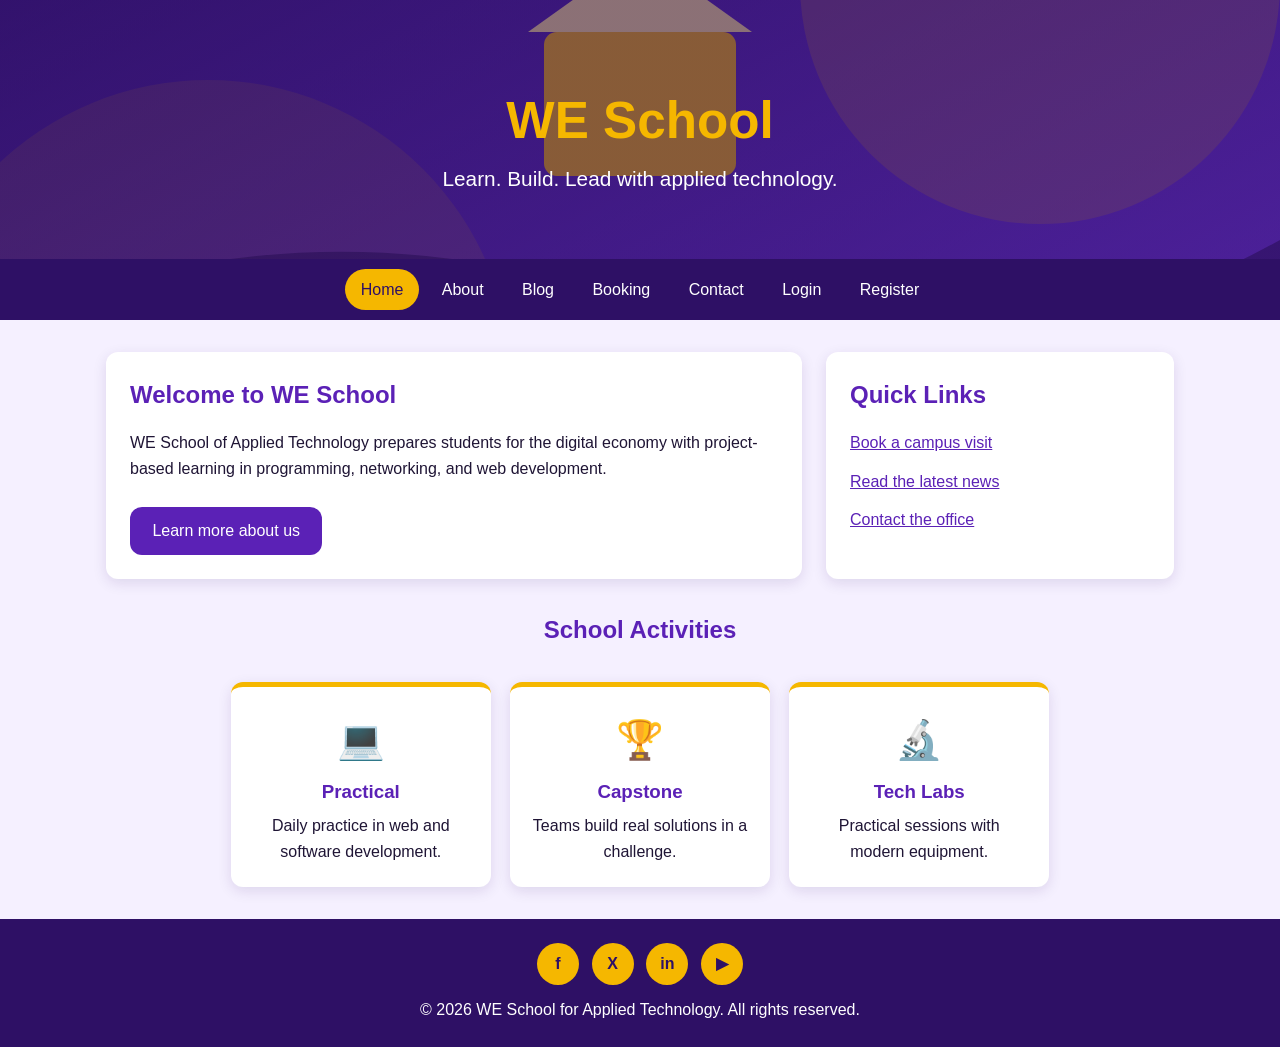
<file: index.html>
<!DOCTYPE html>
<html lang="en">

<head>
  <meta charset="UTF-8">
  <meta name="viewport" content="width=device-width, initial-scale=1.0">
  <title>Home | WE School</title>
  <link rel="icon" type="image/svg+xml" href="img/favicon.svg">
  <link rel="stylesheet" href="style.css">
</head>

<body>
  <header class="site-header tall">
    <div class="hero">
      <h1>WE School</h1>
      <p>Learn. Build. Lead with applied technology.</p>
    </div>
    <nav class="navbar" aria-label="Main navigation"><a href="index.html" class="active" aria-current="page">Home</a><a
        href="about.html">About</a><a href="blog.html">Blog</a><a href="booking.html">Booking</a><a
        href="contact.html">Contact</a><a href="login.html">Login</a><a href="registration.html">Register</a></nav>
  </header>
  <main>
    <section class="home-grid">
      <article class="panel">
        <h2>Welcome to WE School</h2>
        <p>WE School of Applied Technology prepares students for the digital economy with project-based learning in
          programming, networking, and web development.</p>
        <p><br><a class="btn" href="about.html">Learn more about us</a></p>
      </article>
      <aside class="panel">
        <h2>Quick Links</h2>
        <ul class="info">
          <li><a href="booking.html">Book a campus visit</a></li>
          <li><a href="blog.html">Read the latest news</a></li>
          <li><a href="contact.html">Contact the office</a></li>
        </ul>
      </aside>
    </section>
    <section aria-labelledby="act">
      <h2 id="act" style="margin-top:2rem;text-align:center">School Activities</h2>
      <div class="cards">
        <article class="card">
          <div class="icon">💻</div>
          <h3>Practical</h3>
          <p>Daily practice in web and software development.</p>
        </article>
        <article class="card">
          <div class="icon">🏆</div>
          <h3>Capstone</h3>
          <p>Teams build real solutions in a challenge.</p>
        </article>
        <article class="card">
          <div class="icon">🔬</div>
          <h3>Tech Labs</h3>
          <p>Practical sessions with modern equipment.</p>
        </article>
      </div>
    </section>
  </main>
  <footer>
    <div class="social">
      <a href="#" aria-label="Facebook">f</a>
      <a href="#" aria-label="X">X</a>
      <a href="#" aria-label="LinkedIn">in</a>
      <a href="#" aria-label="YouTube">&#9654;</a>
    </div>
    <p>&copy; 2026 WE School for Applied Technology. All rights reserved.</p>
  </footer>
</body>

</html>
</file>
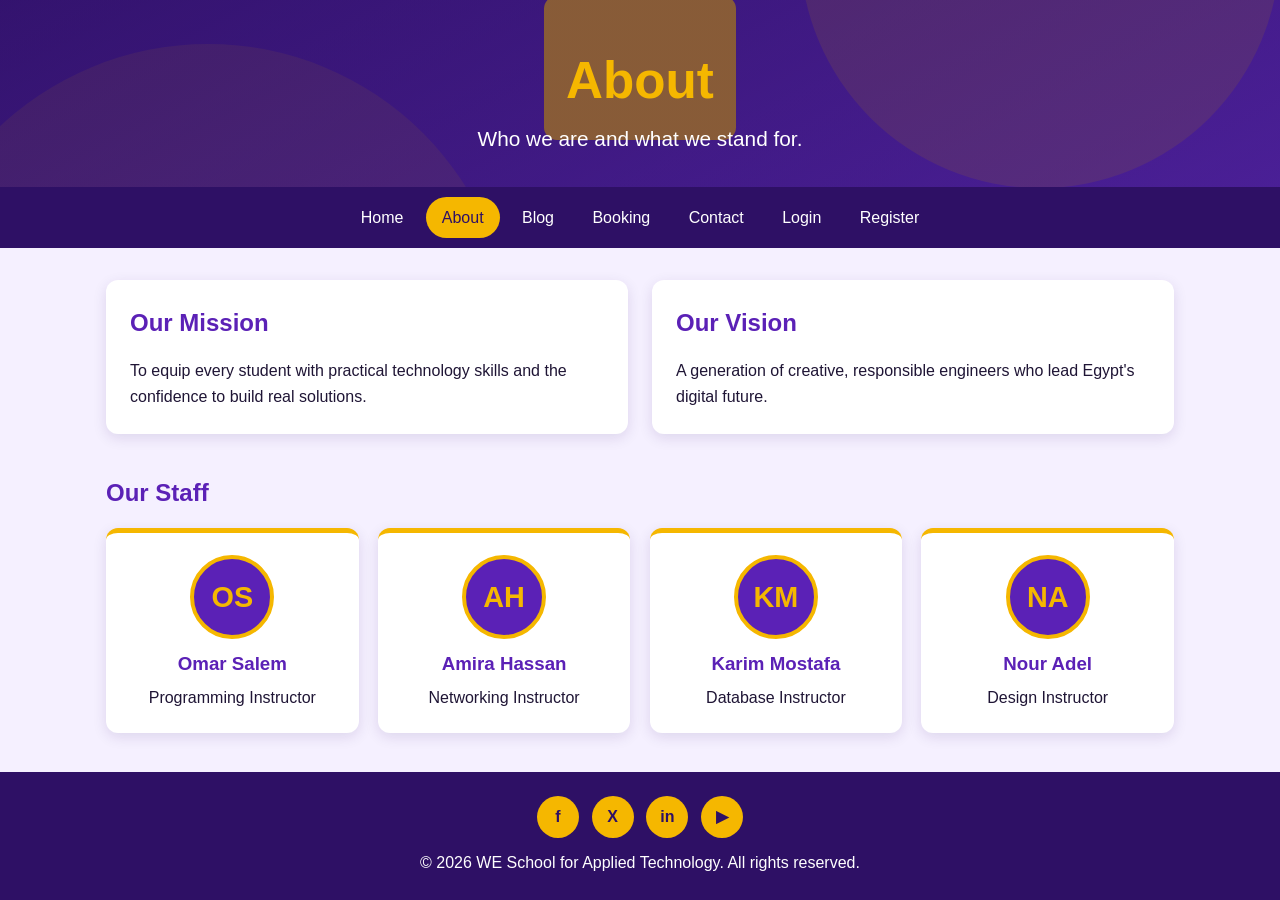
<file: about.html>
<!DOCTYPE html>
<html lang="en">

<head>
  <meta charset="UTF-8">
  <meta name="viewport" content="width=device-width, initial-scale=1.0">
  <title>About</title>
  <link rel="icon" type="image/svg+xml" href="img/favicon.svg">
  <link rel="stylesheet" href="style.css">
</head>

<body>
  <header class="site-header">
    <div class="hero">
      <h1>About</h1>
      <p>Who we are and what we stand for.</p>
    </div>
    <nav class="navbar" aria-label="Main navigation"><a href="index.html">Home</a><a href="about.html" class="active"
        aria-current="page">About</a><a href="blog.html">Blog</a><a href="booking.html">Booking</a><a
        href="contact.html">Contact</a><a href="login.html">Login</a><a href="registration.html">Register</a></nav>
  </header>
  <main>
    <section class="mv">
      <article class="panel">
        <h2>Our Mission</h2>
        <p>To equip every student with practical technology skills and the confidence to build real solutions.</p>
      </article>
      <article class="panel">
        <h2>Our Vision</h2>
        <p>A generation of creative, responsible engineers who lead Egypt's digital future.</p>
      </article>
    </section>
    <section aria-labelledby="staff">
      <h2 id="staff">Our Staff</h2>
      <div class="staff">
        <article class="card">
          <div class="avatar" aria-hidden="true">OS</div>
          <h3>Omar Salem</h3>
          <p>Programming Instructor</p>
        </article>
        <article class="card">
          <div class="avatar" aria-hidden="true">AH</div>
          <h3>Amira Hassan</h3>
          <p>Networking Instructor</p>
        </article>
        <article class="card">
          <div class="avatar" aria-hidden="true">KM</div>
          <h3>Karim Mostafa</h3>
          <p>Database Instructor</p>
        </article>
        <article class="card">
          <div class="avatar" aria-hidden="true">NA</div>
          <h3>Nour Adel</h3>
          <p>Design Instructor</p>
        </article>
      </div>
    </section>
  </main>
  <footer>
    <div class="social">
      <a href="#" aria-label="Facebook">f</a>
      <a href="#" aria-label="X">X</a>
      <a href="#" aria-label="LinkedIn">in</a>
      <a href="#" aria-label="YouTube">&#9654;</a>
    </div>
    <p>&copy; 2026 WE School for Applied Technology. All rights reserved.</p>
  </footer>
</body>

</html>
</file>
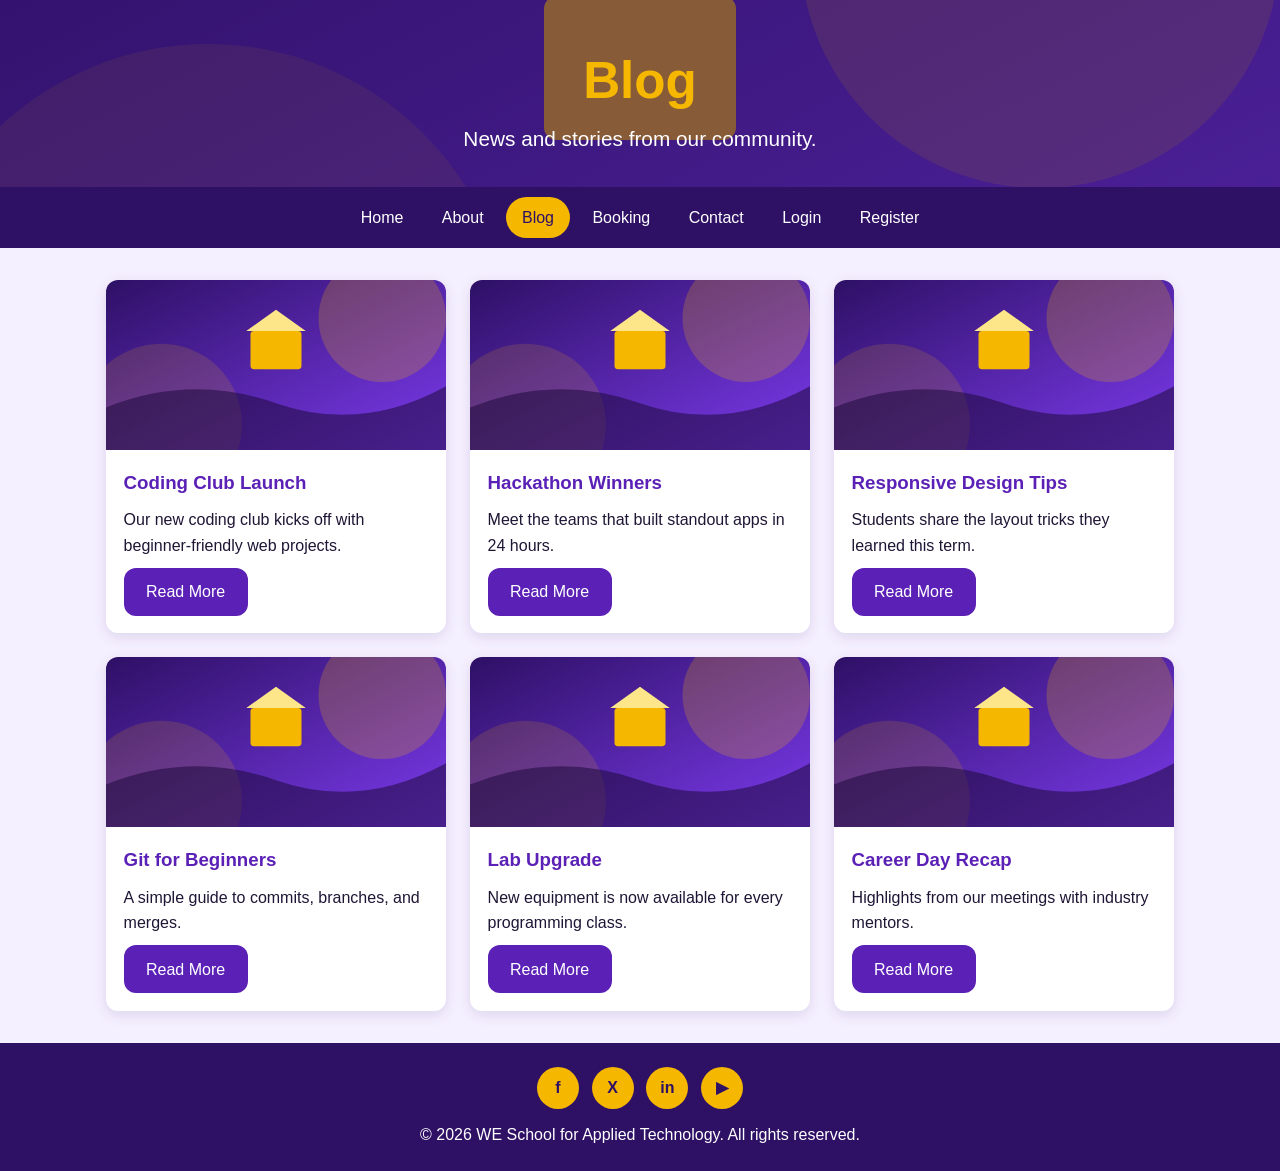
<file: blog.html>
<!DOCTYPE html>
<html lang="en">

<head>
  <meta charset="UTF-8">
  <meta name="viewport" content="width=device-width, initial-scale=1.0">
  <title>Blog</title>
  <link rel="icon" type="image/svg+xml" href="img/favicon.svg">
  <link rel="stylesheet" href="style.css">
</head>

<body>
  <header class="site-header">
    <div class="hero">
      <h1>Blog</h1>
      <p>News and stories from our community.</p>
    </div>
    <nav class="navbar" aria-label="Main navigation"><a href="index.html">Home</a><a href="about.html">About</a><a
        href="blog.html" class="active" aria-current="page">Blog</a><a href="booking.html">Booking</a><a
        href="contact.html">Contact</a><a href="login.html">Login</a><a href="registration.html">Register</a></nav>
  </header>
  <main>
    <div class="blog-grid">
      <article class="post"><img src="img/banner.svg" alt="Illustration for Coding Club Launch">
        <div class="body">
          <h3>Coding Club Launch</h3>
          <p>Our new coding club kicks off with beginner-friendly web projects.</p><a class="btn" href="#">Read More</a>
        </div>
      </article>
      <article class="post"><img src="img/banner.svg" alt="Illustration for Hackathon Winners">
        <div class="body">
          <h3>Hackathon Winners</h3>
          <p>Meet the teams that built standout apps in 24 hours.</p><a class="btn" href="#">Read More</a>
        </div>
      </article>
      <article class="post"><img src="img/banner.svg" alt="Illustration for Responsive Design Tips">
        <div class="body">
          <h3>Responsive Design Tips</h3>
          <p>Students share the layout tricks they learned this term.</p><a class="btn" href="#">Read More</a>
        </div>
      </article>
      <article class="post"><img src="img/banner.svg" alt="Illustration for Git for Beginners">
        <div class="body">
          <h3>Git for Beginners</h3>
          <p>A simple guide to commits, branches, and merges.</p><a class="btn" href="#">Read More</a>
        </div>
      </article>
      <article class="post"><img src="img/banner.svg" alt="Illustration for Lab Upgrade">
        <div class="body">
          <h3>Lab Upgrade</h3>
          <p>New equipment is now available for every programming class.</p><a class="btn" href="#">Read More</a>
        </div>
      </article>
      <article class="post"><img src="img/banner.svg" alt="Illustration for Career Day Recap">
        <div class="body">
          <h3>Career Day Recap</h3>
          <p>Highlights from our meetings with industry mentors.</p><a class="btn" href="#">Read More</a>
        </div>
      </article>
    </div>
  </main>
  <footer>
    <div class="social">
      <a href="#" aria-label="Facebook">f</a>
      <a href="#" aria-label="X">X</a>
      <a href="#" aria-label="LinkedIn">in</a>
      <a href="#" aria-label="YouTube">&#9654;</a>
    </div>
    <p>&copy; 2026 WE School for Applied Technology. All rights reserved.</p>
  </footer>
</body>

</html>
</file>
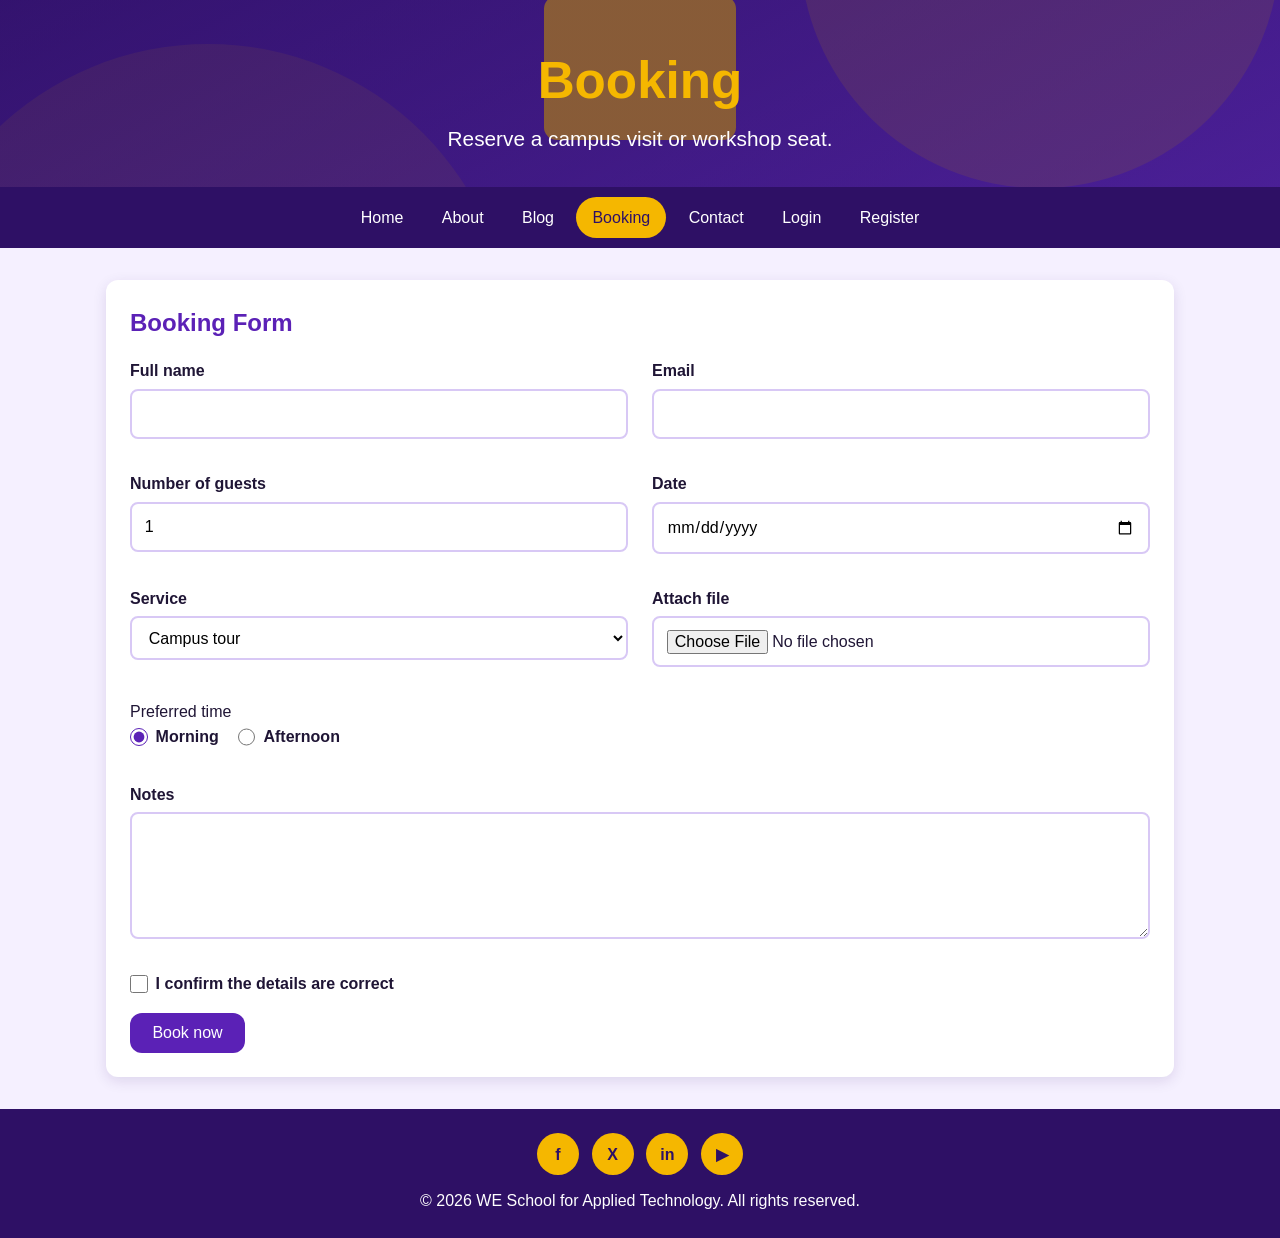
<file: booking.html>
<!DOCTYPE html>
<html lang="en">

<head>
  <meta charset="UTF-8">
  <meta name="viewport" content="width=device-width, initial-scale=1.0">
  <title>Booking</title>
  <link rel="icon" type="image/svg+xml" href="img/favicon.svg">
  <link rel="stylesheet" href="style.css">
</head>

<body>
  <header class="site-header">
    <div class="hero">
      <h1>Booking</h1>
      <p>Reserve a campus visit or workshop seat.</p>
    </div>
    <nav class="navbar" aria-label="Main navigation"><a href="index.html">Home</a><a href="about.html">About</a><a
        href="blog.html">Blog</a><a href="booking.html" class="active" aria-current="page">Booking</a><a
        href="contact.html">Contact</a><a href="login.html">Login</a><a href="registration.html">Register</a></nav>
  </header>
  <main>
    <form class="panel" style="max-width:none" action="#" method="post" enctype="multipart/form-data">
      <h2>Booking Form</h2>
      <div class="booking-grid">
        <div class="field"><label for="bn">Full name</label><input type="text" id="bn" name="name" required></div>
        <div class="field"><label for="be">Email</label><input type="email" id="be" name="email" required></div>
        <div class="field"><label for="bg">Number of guests</label><input type="number" id="bg" name="guests" min="1"
            max="20" value="1"></div>
        <div class="field"><label for="bd">Date</label><input type="date" id="bd" name="date" required></div>
        <div class="field"><label for="bs">Service</label><select id="bs" name="service">
            <option>Campus tour</option>
            <option>Coding workshop</option>
            <option>Career session</option>
          </select></div>
        <div class="field"><label for="bf">Attach file</label><input type="file" id="bf" name="file"></div>
        <fieldset class="field full" style="border:0">
          <legend>Preferred time</legend>
          <div class="radio-row">
            <label class="inline"><input type="radio" name="time" value="morning" checked> Morning</label>
            <label class="inline"><input type="radio" name="time" value="afternoon"> Afternoon</label>
          </div>
        </fieldset>
        <div class="field full"><label for="bm">Notes</label><textarea id="bm" name="notes" rows="4"></textarea></div>
        <div class="inline full"><input type="checkbox" id="bc" name="confirm" required><label for="bc">I confirm the
            details are correct</label></div>
        <div class="full"><button type="submit" class="btn">Book now</button></div>
      </div>
    </form>
  </main>
  <footer>
    <div class="social">
      <a href="#" aria-label="Facebook">f</a>
      <a href="#" aria-label="X">X</a>
      <a href="#" aria-label="LinkedIn">in</a>
      <a href="#" aria-label="YouTube">&#9654;</a>
    </div>
    <p>&copy; 2026 WE School for Applied Technology. All rights reserved.</p>
  </footer>
</body>

</html>
</file>
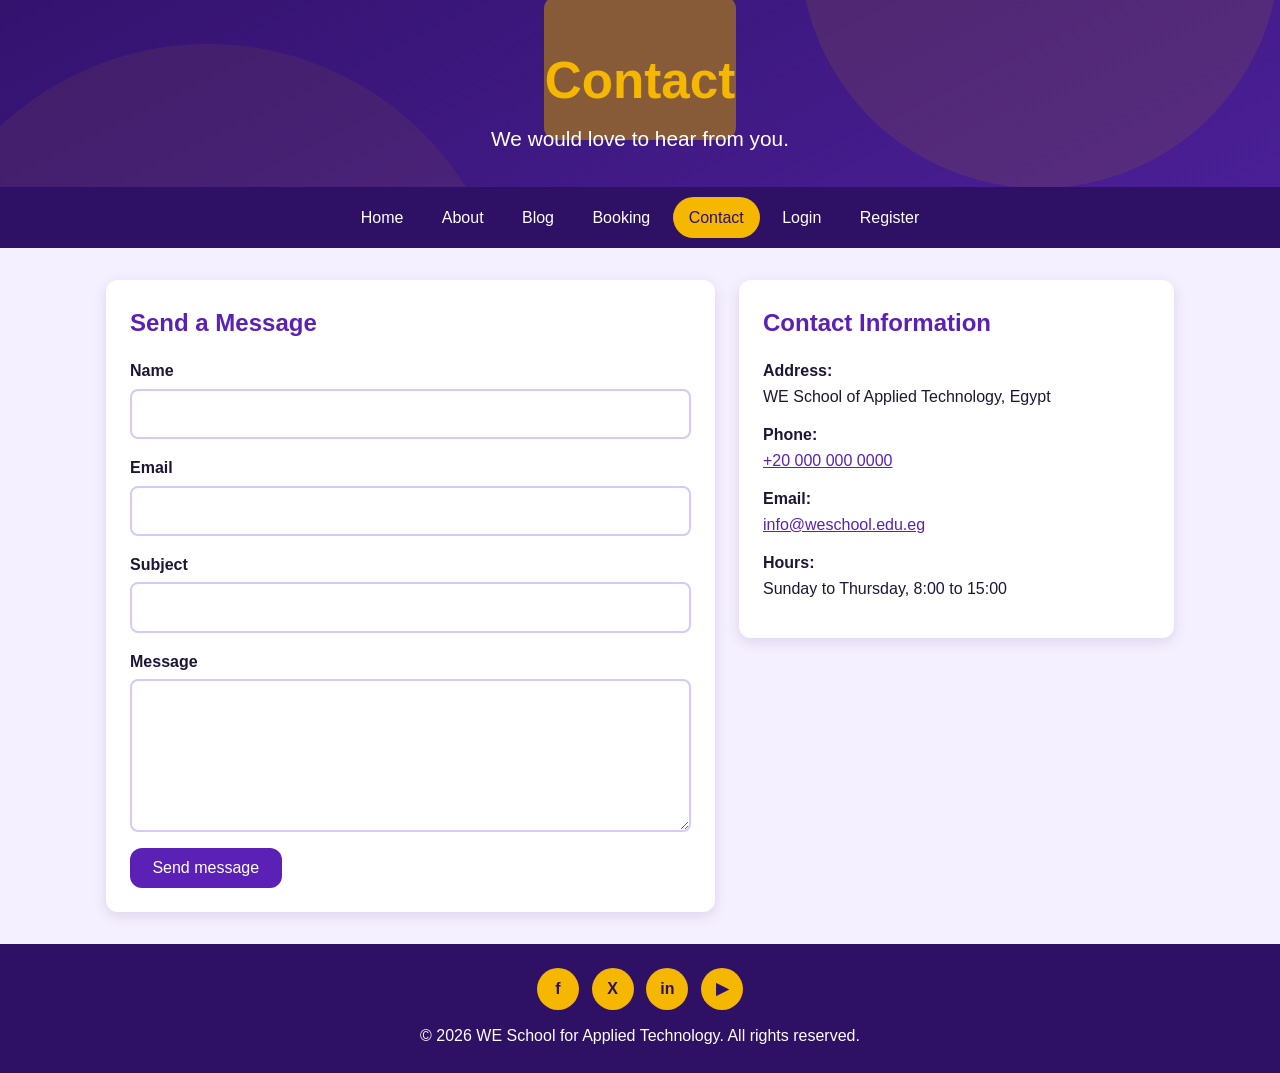
<file: contact.html>
<!DOCTYPE html>
<html lang="en">

<head>
  <meta charset="UTF-8">
  <meta name="viewport" content="width=device-width, initial-scale=1.0">
  <title>Contact</title>
  <link rel="icon" type="image/svg+xml" href="img/favicon.svg">
  <link rel="stylesheet" href="style.css">
</head>

<body>
  <header class="site-header">
    <div class="hero">
      <h1>Contact</h1>
      <p>We would love to hear from you.</p>
    </div>
    <nav class="navbar" aria-label="Main navigation"><a href="index.html">Home</a><a href="about.html">About</a><a
        href="blog.html">Blog</a><a href="booking.html">Booking</a><a href="contact.html" class="active"
        aria-current="page">Contact</a><a href="login.html">Login</a><a href="registration.html">Register</a></nav>
  </header>
  <main>
    <div class="contact-grid">
      <form class="panel" action="#" method="post">
        <h2>Send a Message</h2>
        <div class="field"><label for="cn">Name</label><input type="text" id="cn" name="name" required></div>
        <div class="field"><label for="ce">Email</label><input type="email" id="ce" name="email" required></div>
        <div class="field"><label for="cs">Subject</label><input type="text" id="cs" name="subject"></div>
        <div class="field"><label for="cm">Message</label><textarea id="cm" name="message" rows="5" required></textarea>
        </div>
        <button type="submit" class="btn">Send message</button>
      </form>
      <aside class="panel">
        <h2>Contact Information</h2>
        <ul class="info">
          <li><strong>Address:</strong><br>WE School of Applied Technology, Egypt</li>
          <li><strong>Phone:</strong><br><a href="tel:+200000000000">+20 000 000 0000</a></li>
          <li><strong>Email:</strong><br><a href="mailto:info@weschool.edu.eg">info@weschool.edu.eg</a></li>
          <li><strong>Hours:</strong><br>Sunday to Thursday, 8:00 to 15:00</li>
        </ul>
      </aside>
    </div>
  </main>
  <footer>
    <div class="social">
      <a href="#" aria-label="Facebook">f</a>
      <a href="#" aria-label="X">X</a>
      <a href="#" aria-label="LinkedIn">in</a>
      <a href="#" aria-label="YouTube">&#9654;</a>
    </div>
    <p>&copy; 2026 WE School for Applied Technology. All rights reserved.</p>
  </footer>
</body>

</html>
</file>
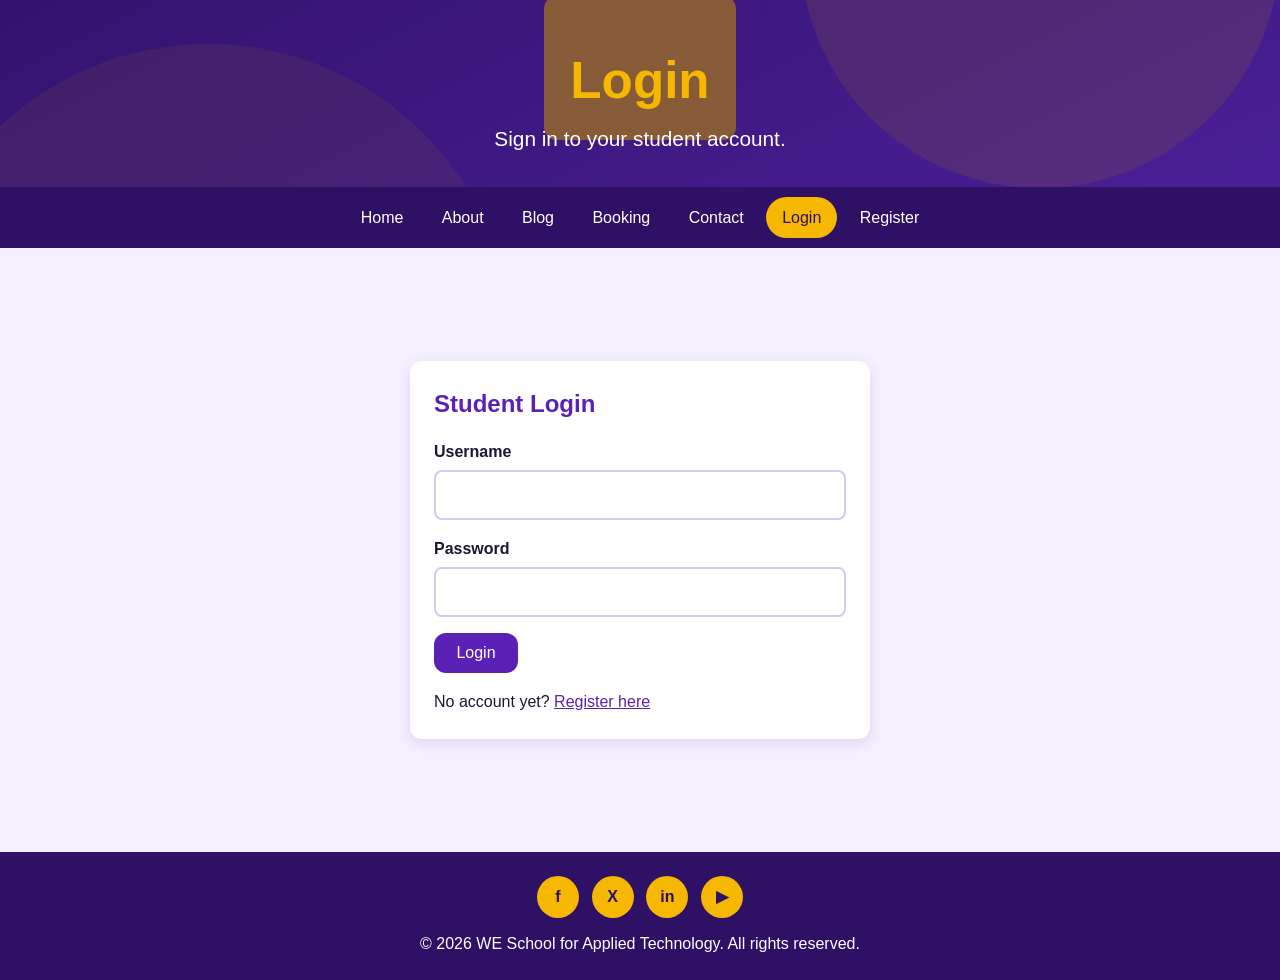
<file: login.html>
<!DOCTYPE html>
<html lang="en">

<head>
  <meta charset="UTF-8">
  <meta name="viewport" content="width=device-width, initial-scale=1.0">
  <title>Login</title>
  <link rel="icon" type="image/svg+xml" href="img/favicon.svg">
  <link rel="stylesheet" href="style.css">
</head>

<body>
  <header class="site-header">
    <div class="hero">
      <h1>Login</h1>
      <p>Sign in to your student account.</p>
    </div>
    <nav class="navbar" aria-label="Main navigation"><a href="index.html">Home</a><a href="about.html">About</a><a
        href="blog.html">Blog</a><a href="booking.html">Booking</a><a href="contact.html">Contact</a><a
        href="login.html" class="active" aria-current="page">Login</a><a href="registration.html">Register</a></nav>
  </header>
  <main>
    <div class="center-wrap">
      <form class="panel" action="#" method="post">
        <h2>Student Login</h2>
        <div class="field"><label for="user">Username</label><input type="text" id="user" name="user" required></div>
        <div class="field"><label for="pass">Password</label><input type="password" id="pass" name="pass" required>
        </div>
        <button type="submit" class="btn">Login</button>
        <p style="margin-top:1rem">No account yet? <a href="registration.html">Register here</a></p>
      </form>
    </div>
  </main>
  <footer>
    <div class="social">
      <a href="#" aria-label="Facebook">f</a>
      <a href="#" aria-label="X">X</a>
      <a href="#" aria-label="LinkedIn">in</a>
      <a href="#" aria-label="YouTube">&#9654;</a>
    </div>
    <p>&copy; 2026 WE School for Applied Technology. All rights reserved.</p>
  </footer>
</body>

</html>
</file>
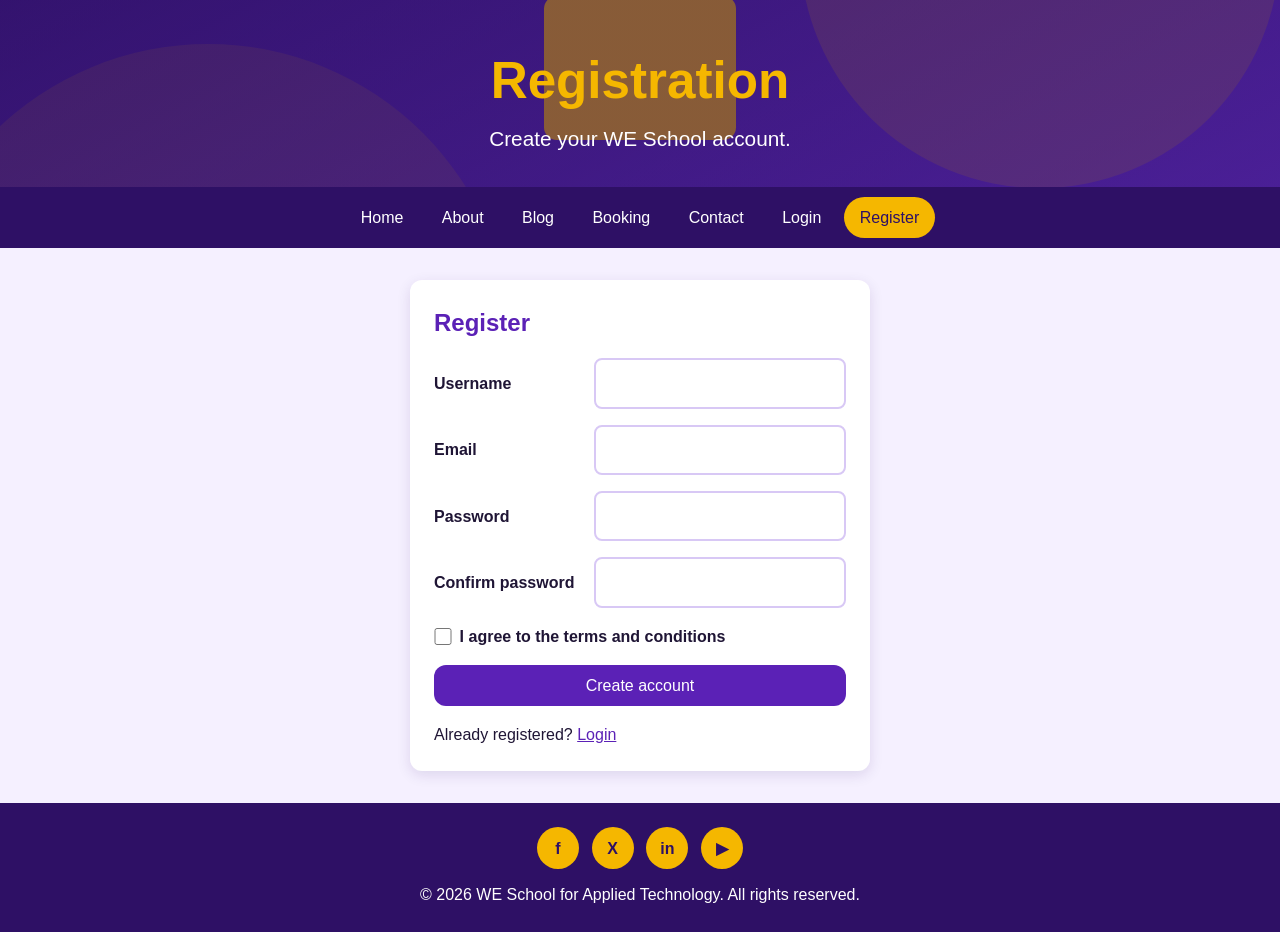
<file: registration.html>
<!DOCTYPE html>
<html lang="en">

<head>
  <meta charset="UTF-8">
  <meta name="viewport" content="width=device-width, initial-scale=1.0">
  <title>Registration</title>
  <link rel="icon" type="image/svg+xml" href="img/favicon.svg">
  <link rel="stylesheet" href="style.css">
</head>

<body>
  <header class="site-header">
    <div class="hero">
      <h1>Registration</h1>
      <p>Create your WE School account.</p>
    </div>
    <nav class="navbar" aria-label="Main navigation"><a href="index.html">Home</a><a href="about.html">About</a><a
        href="blog.html">Blog</a><a href="booking.html">Booking</a><a href="contact.html">Contact</a><a
        href="login.html">Login</a><a href="registration.html" class="active" aria-current="page">Register</a></nav>
  </header>
  <main>
    <form class="panel" style="margin:0 auto" action="#" method="post">
      <h2>Register</h2>
      <div class="form-grid">
        <label for="ru">Username</label><input type="text" id="ru" name="username" required>
        <label for="re">Email</label><input type="email" id="re" name="email" required>
        <label for="rp">Password</label><input type="password" id="rp" name="password" minlength="8" required>
        <label for="rc">Confirm password</label><input type="password" id="rc" name="confirm" minlength="8" required>
        <div class="inline full"><input type="checkbox" id="terms" name="terms" required><label for="terms">I agree to
            the terms and conditions</label></div>
        <button type="submit" class="btn full">Create account</button>
      </div>
      <p style="margin-top:1rem">Already registered? <a href="login.html">Login</a></p>
    </form>
  </main>
  <footer>
    <div class="social">
      <a href="#" aria-label="Facebook">f</a>
      <a href="#" aria-label="X">X</a>
      <a href="#" aria-label="LinkedIn">in</a>
      <a href="#" aria-label="YouTube">&#9654;</a>
    </div>
    <p>&copy; 2026 WE School for Applied Technology. All rights reserved.</p>
  </footer>
</body>

</html>
</file>
<file: style.css>
:root {
  --purple: #5b21b6;
  --deep: #2e1065;
  --violet: #7c3aed;
  --gold: #f5b700;
  --soft: #f5f0ff;
  --ink: #1f1535;
  --radius: 12px
}

* {
  box-sizing: border-box;
  margin: 0;
  padding: 0
}

html {
  scroll-behavior: smooth
}

body {
  font-family: "Segoe UI", Tahoma, Arial, sans-serif;
  color: var(--ink);
  background: var(--soft);
  line-height: 1.6;
  display: flex;
  flex-direction: column;
  min-height: 100vh
}

img {
  max-width: 100%;
  display: block
}

a {
  color: var(--purple)
}

.site-header {
  background: linear-gradient(rgba(46, 16, 101, .55), rgba(46, 16, 101, .55)), url("img/banner.svg") center/cover;
  color: #fff;
  text-align: center
}

.site-header.tall .hero {
  padding: 5rem 1rem 4rem
}

.hero {
  padding: 2.5rem 1rem 2rem;
  animation: fadeDown .9s ease both
}

.hero h1 {
  font-size: clamp(1.8rem, 5vw, 3.2rem);
  color: var(--gold)
}

.hero p {
  font-size: clamp(1rem, 2.5vw, 1.3rem)
}

.navbar {
  display: flex;
  flex-wrap: wrap;
  justify-content: center;
  gap: .4rem;
  background: var(--deep);
  padding: .6rem;
  position: sticky;
  top: 0;
  z-index: 10
}

.navbar a {
  color: #fff;
  text-decoration: none;
  padding: .5rem 1rem;
  border-radius: 999px;
  transition: background .25s, color .25s
}

.navbar a:hover,
.navbar a:focus-visible,
.navbar a.active {
  background: var(--gold);
  color: var(--deep);
  outline: none
}

main {
  flex: 1;
  width: 100%;
  max-width: 1100px;
  margin: 0 auto;
  padding: 2rem 1rem
}

h2 {
  color: var(--purple);
  margin-bottom: 1rem
}

.btn {
  display: inline-block;
  border: 0;
  cursor: pointer;
  background: var(--purple);
  color: #fff;
  padding: .7rem 1.4rem;
  border-radius: var(--radius);
  font-size: 1rem;
  text-decoration: none;
  transition: transform .2s, background .2s, color .2s
}

.btn:hover,
.btn:focus-visible {
  background: var(--gold);
  color: var(--deep);
  transform: translateY(-2px);
  outline: none
}

.btn:active {
  transform: scale(.96)
}

.home-grid {
  display: grid;
  grid-template-columns: 2fr 1fr;
  gap: 1.5rem
}

.panel {
  background: #fff;
  border-radius: var(--radius);
  padding: 1.5rem;
  box-shadow: 0 4px 14px rgba(46, 16, 101, .12)
}

.cards {
  display: flex;
  flex-wrap: wrap;
  gap: 1.2rem;
  justify-content: center;
  margin-top: 2rem
}

.card {
  flex: 1 1 220px;
  max-width: 260px;
  background: #fff;
  border-top: 5px solid var(--gold);
  border-radius: var(--radius);
  padding: 1.4rem;
  text-align: center;
  box-shadow: 0 4px 14px rgba(46, 16, 101, .12);
  transition: transform .3s
}

.card:hover {
  transform: translateY(-8px)
}

.card .icon {
  font-size: 2.4rem;
  animation: pulse 2.4s ease-in-out infinite
}

.card h3 {
  color: var(--purple);
  margin: .4rem 0
}

.center-wrap {
  display: flex;
  justify-content: center;
  align-items: center;
  min-height: 60vh
}

form.panel {
  width: 100%;
  max-width: 460px
}

.field {
  display: flex;
  flex-direction: column;
  gap: .3rem;
  margin-bottom: 1rem
}

label {
  font-weight: 600
}

input,
select,
textarea {
  font: inherit;
  padding: .65rem .8rem;
  border: 2px solid #d8c8f5;
  border-radius: 8px;
  background: #fff;
  transition: border-color .25s, box-shadow .25s, transform .25s
}

input:hover,
select:hover,
textarea:hover {
  border-color: var(--violet)
}

input:focus,
select:focus,
textarea:focus {
  outline: none;
  border-color: var(--gold);
  box-shadow: 0 0 0 4px rgba(245, 183, 0, .3)
}

input[type=checkbox],
input[type=radio] {
  accent-color: var(--purple);
  width: 1.1rem;
  height: 1.1rem
}

.form-grid {
  display: grid;
  grid-template-columns: max-content 1fr;
  gap: 1rem 1.2rem;
  align-items: center
}

.form-grid .full {
  grid-column: 1/-1
}

.inline {
  display: flex;
  align-items: center;
  gap: .5rem
}

.radio-row {
  display: flex;
  gap: 1.2rem;
  flex-wrap: wrap
}

.booking-grid {
  display: grid;
  grid-template-columns: repeat(2, 1fr);
  gap: 1rem 1.5rem
}

.booking-grid .full {
  grid-column: 1/-1
}

.blog-grid {
  display: grid;
  grid-template-columns: repeat(3, 1fr);
  gap: 1.5rem
}

.post {
  background: #fff;
  border-radius: var(--radius);
  overflow: hidden;
  display: flex;
  flex-direction: column;
  box-shadow: 0 4px 14px rgba(46, 16, 101, .12);
  transition: transform .3s
}

.post:hover {
  transform: translateY(-6px)
}

.post img {
  height: 170px;
  width: 100%;
  object-fit: cover
}

.post .body {
  padding: 1.1rem;
  display: flex;
  flex-direction: column;
  gap: .6rem;
  flex: 1
}

.post h3 {
  color: var(--purple)
}

.post .btn {
  margin-top: auto;
  align-self: flex-start
}

.mv {
  display: grid;
  grid-template-columns: 1fr 1fr;
  gap: 1.5rem;
  margin-bottom: 2.5rem
}

.staff {
  display: flex;
  gap: 1.2rem;
  flex-wrap: nowrap
}

.staff .card {
  flex: 1;
  max-width: none
}

.avatar {
  width: 84px;
  height: 84px;
  border-radius: 50%;
  margin: 0 auto .6rem;
  background: var(--purple);
  color: var(--gold);
  display: flex;
  align-items: center;
  justify-content: center;
  font-size: 1.8rem;
  font-weight: 700;
  border: 4px solid var(--gold)
}

.contact-grid {
  display: grid;
  grid-template-columns: 1.4fr 1fr;
  gap: 1.5rem;
  align-items: start
}

.contact-grid form.panel {
  max-width: none
}

.info li {
  list-style: none;
  margin-bottom: .8rem
}

footer {
  background: var(--deep);
  color: #fff;
  text-align: center;
  padding: 1.5rem 1rem
}

.social {
  display: flex;
  justify-content: center;
  gap: .8rem;
  margin-bottom: .8rem
}

.social a {
  width: 42px;
  height: 42px;
  border-radius: 50%;
  background: var(--gold);
  color: var(--deep);
  display: flex;
  align-items: center;
  justify-content: center;
  text-decoration: none;
  font-weight: 700;
  transition: transform .3s, background .3s
}

.social a:hover,
.social a:focus-visible {
  transform: rotate(360deg) scale(1.1);
  background: #fff;
  outline: none
}

@keyframes fadeDown {
  from {
    opacity: 0;
    transform: translateY(-24px)
  }

  to {
    opacity: 1;
    transform: none
  }
}

@keyframes pulse {

  0%,
  100% {
    transform: scale(1)
  }

  50% {
    transform: scale(1.15)
  }
}

@media (max-width:900px) {
  .blog-grid {
    grid-template-columns: repeat(2, 1fr)
  }

  .home-grid,
  .contact-grid {
    grid-template-columns: 1fr
  }

  .staff {
    flex-wrap: wrap
  }

  .staff .card {
    flex: 1 1 200px
  }
}

@media (max-width:600px) {

  .blog-grid,
  .mv,
  .booking-grid {
    grid-template-columns: 1fr
  }

  .staff {
    flex-direction: column
  }

  .staff .card {
    max-width: none
  }

  .form-grid {
    grid-template-columns: 1fr
  }

  .navbar a {
    padding: 0.45rem 0.7rem;
    font-size: 0.9rem
  }
}

@media (prefers-reduced-motion:reduce) {
  * {
    animation: none !important;
    transition: none !important
  }
}
</file>
